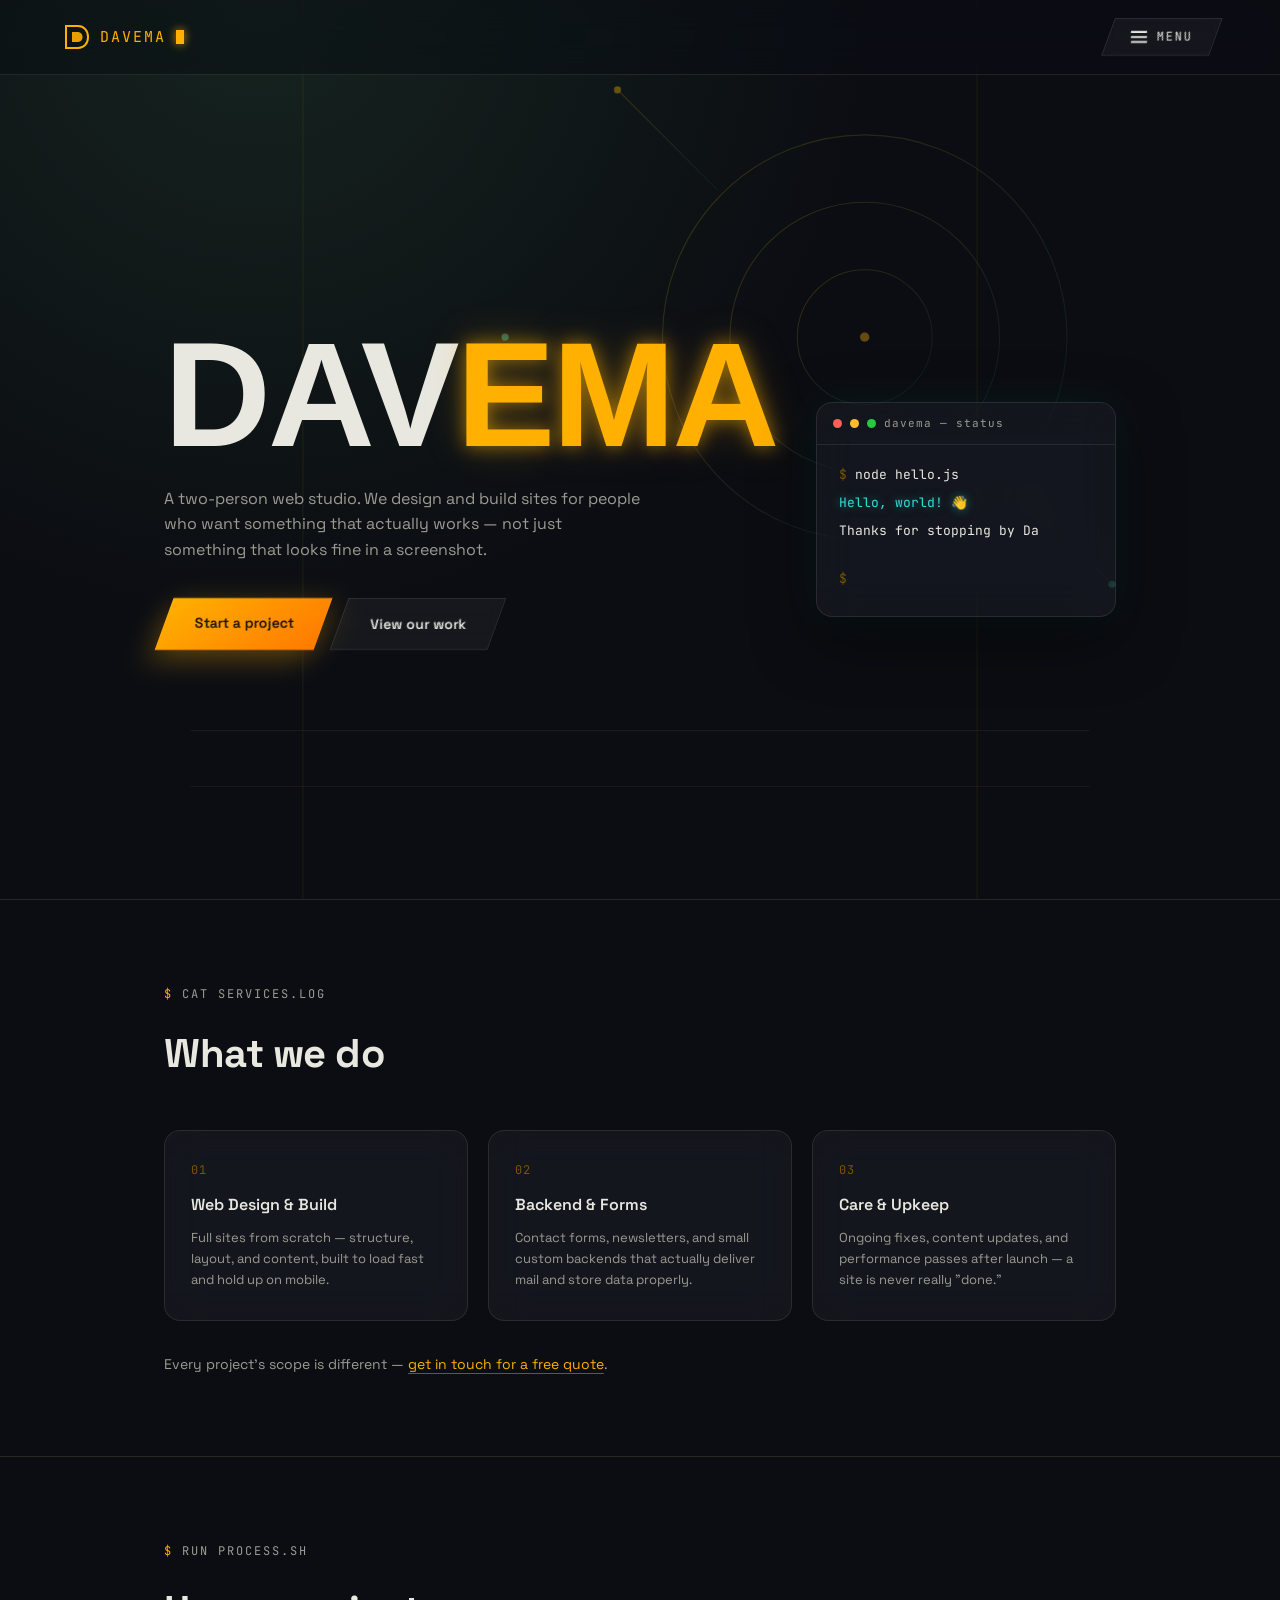
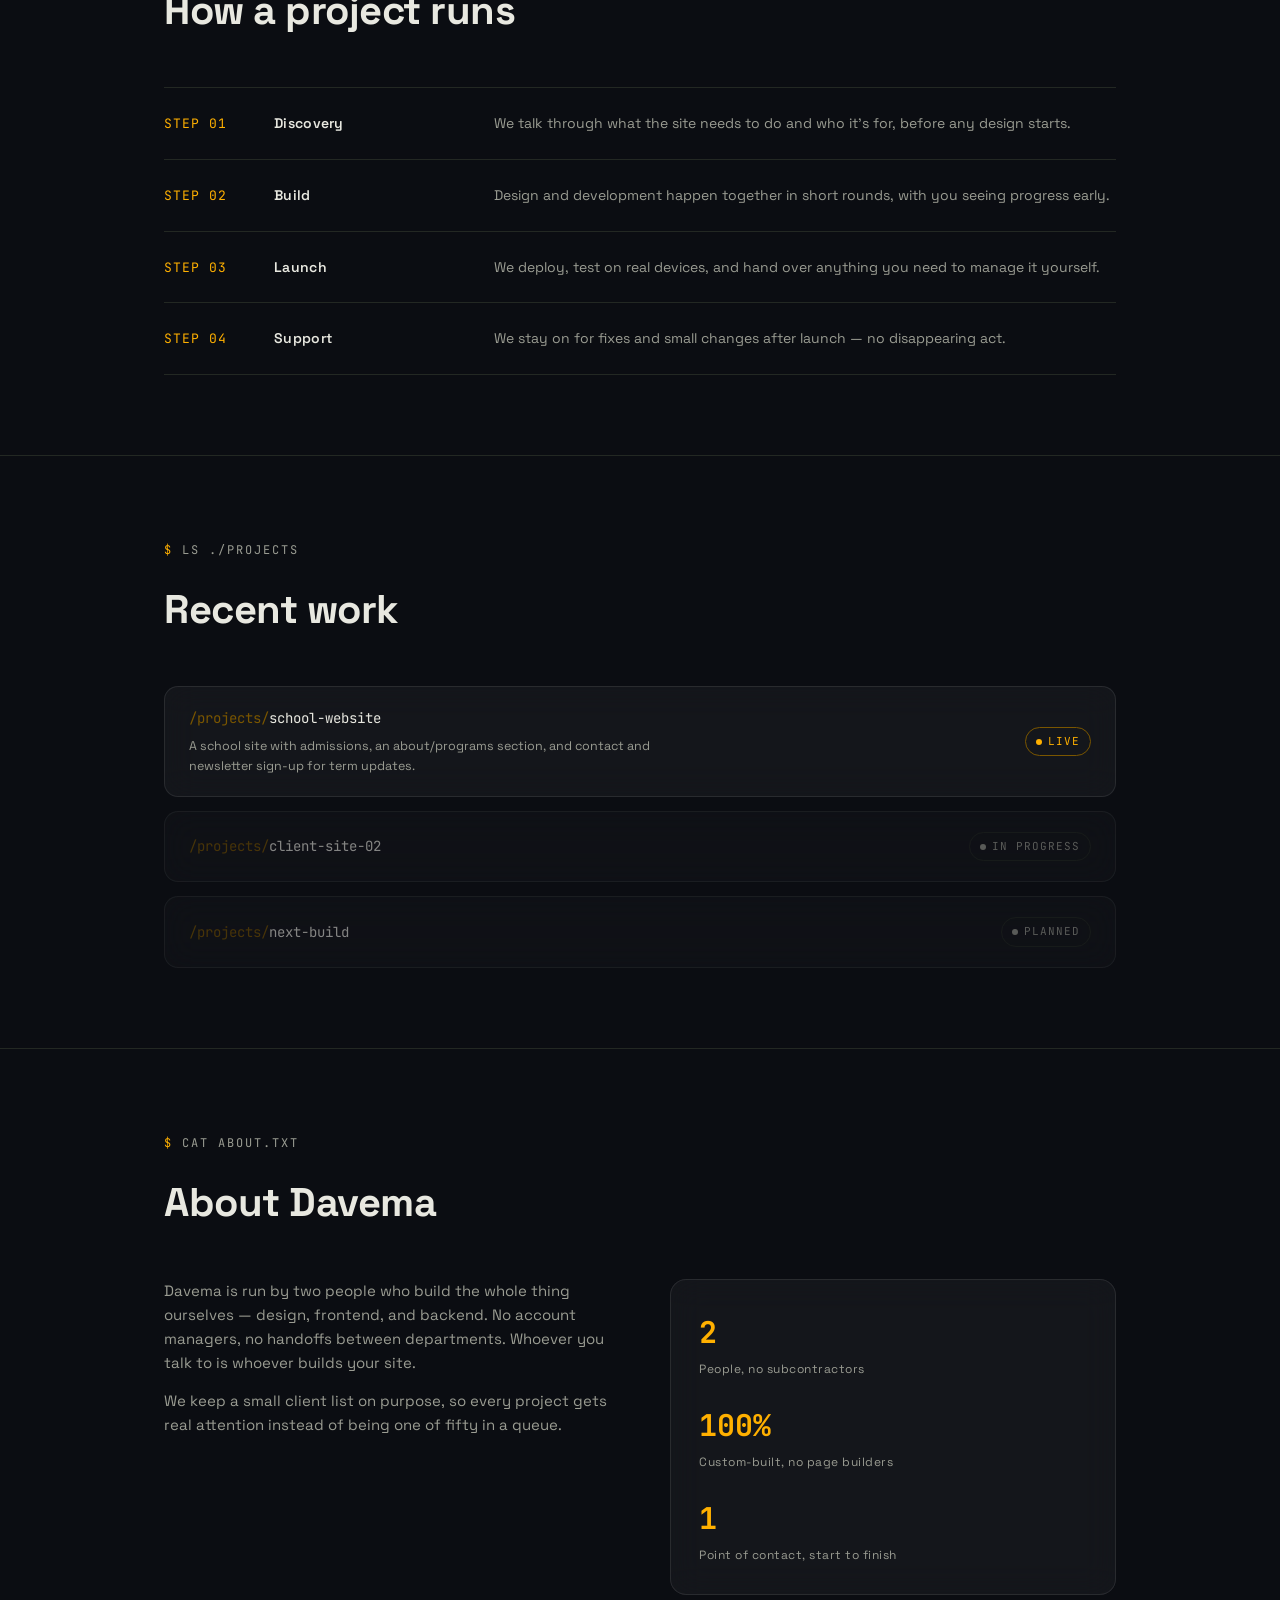
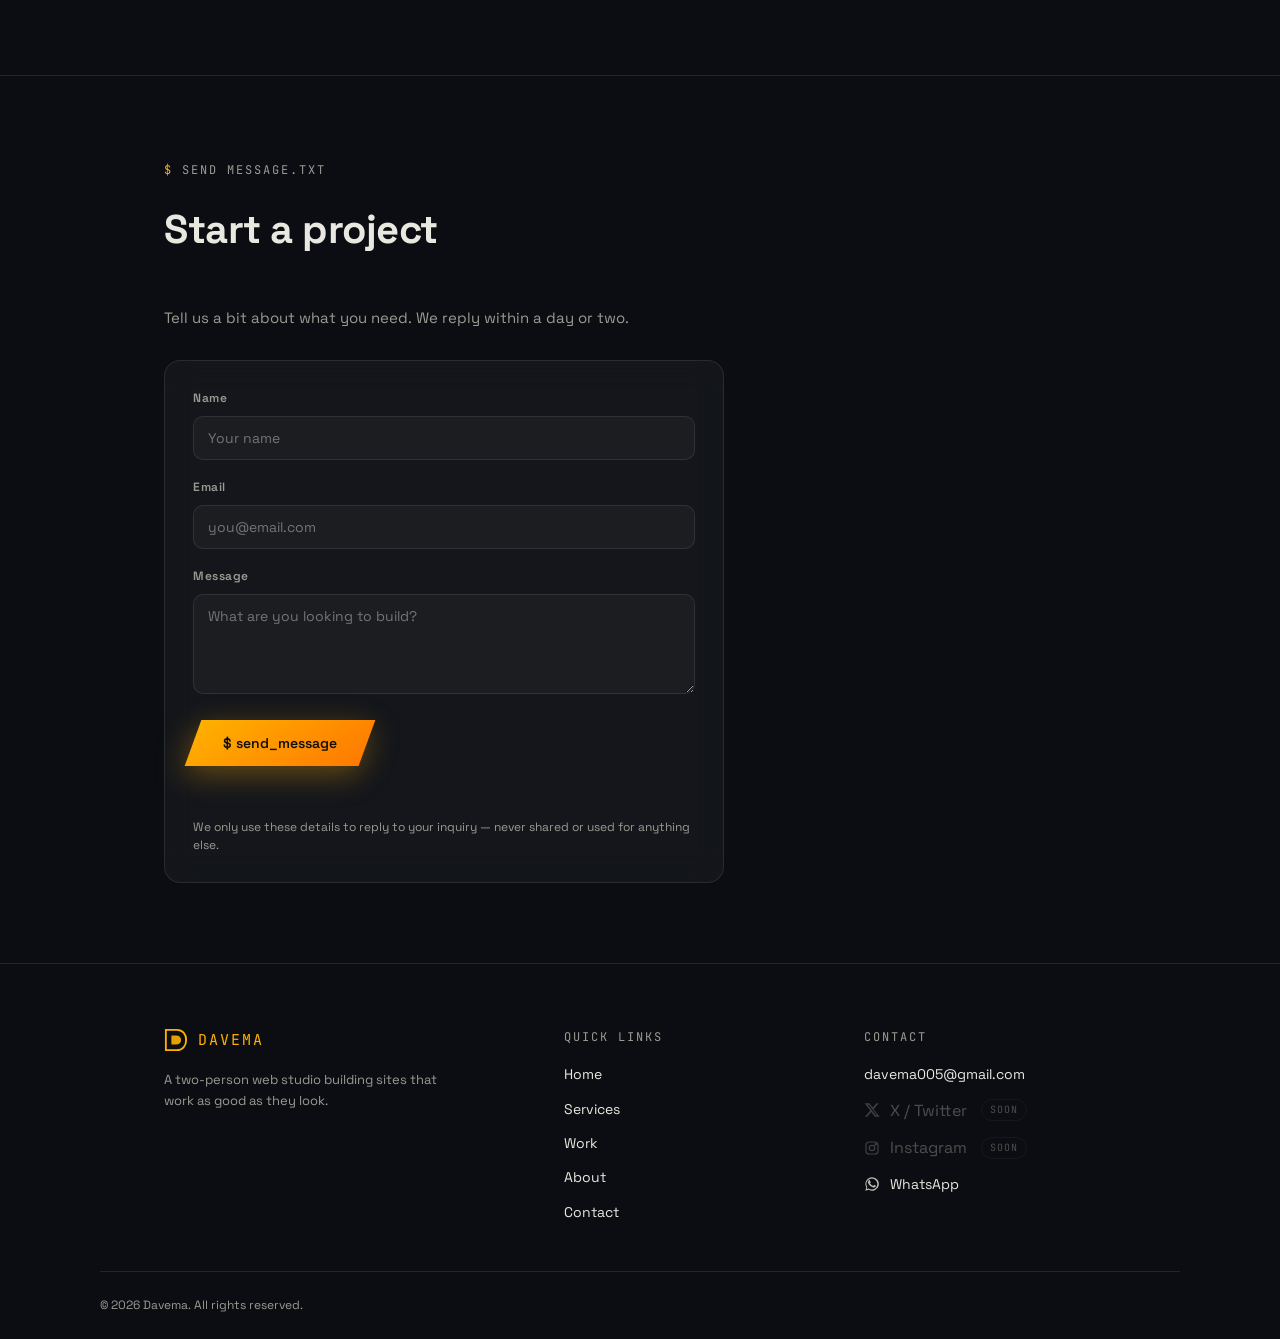
<file: index.html>
<!DOCTYPE html>
<html lang="en">
<head>
<meta charset="UTF-8">
<meta name="viewport" content="width=device-width, initial-scale=1">
<title>DAVEMA — Web Systems</title>
<meta name="description" content="A two-person web studio. We design and build sites for people who want something that actually works — not just something that looks fine in a screenshot.">

<meta property="og:type" content="website">
<meta property="og:title" content="DAVEMA — Web Systems">
<meta property="og:description" content="A two-person web studio. We design and build sites for people who want something that actually works — not just something that looks fine in a screenshot.">
<meta property="og:image" content="https://davema-web.vercel.app/og-image.png">
<meta property="og:url" content="https://davema-web.vercel.app/">

<meta name="twitter:card" content="summary_large_image">
<meta name="twitter:title" content="DAVEMA — Web Systems">
<meta name="twitter:description" content="A two-person web studio. We design and build sites for people who want something that actually works — not just something that looks fine in a screenshot.">
<meta name="twitter:image" content="https://davema-web.vercel.app/og-image.png">

<link rel="icon" href="favicon.ico" sizes="any">
<link rel="icon" href="favicon.svg" type="image/svg+xml">
<link rel="apple-touch-icon" href="apple-touch-icon.png">

<link rel="preconnect" href="https://fonts.googleapis.com">
<link rel="preconnect" href="https://fonts.gstatic.com" crossorigin>
<link href="https://fonts.googleapis.com/css2?family=JetBrains+Mono:wght@400;500;600;700&family=Space+Grotesk:wght@400;500;600;700&display=swap" rel="stylesheet">
<link rel="stylesheet" href="styles.css">
</head>
<body>

<div id="scroll-progress"></div>
<div id="cursor-glow"></div>

<nav>
  <div class="logo">
    <span class="mark">
      <svg width="26" height="26" viewBox="0 0 26 26" fill="none">
        <path d="M2 2 L2 24 L14 24 C20 24 24 19.5 24 13 C24 6.5 20 2 14 2 Z" stroke="#ffb000" stroke-width="2" fill="none"/>
        <path d="M8 8 L8 18 L13 18 C16.5 18 18.5 16 18.5 13 C18.5 10 16.5 8 13 8 Z" fill="#ffb000" opacity="0.9"/>
      </svg>
    </span>
    DAVEMA<span class="cursor"></span>
  </div>
  <button class="menu-toggle" id="menuToggle">
    <span class="skew-content">
      <span class="bars"><span></span><span></span><span></span></span>
      Menu
    </span>
  </button>
</nav>

<div class="overlay" id="overlay">
  <div class="overlay-top">
    <div class="logo">
      <span class="mark">
        <svg width="22" height="22" viewBox="0 0 26 26" fill="none">
          <path d="M2 2 L2 24 L14 24 C20 24 24 19.5 24 13 C24 6.5 20 2 14 2 Z" stroke="#ffb000" stroke-width="2" fill="none"/>
          <path d="M8 8 L8 18 L13 18 C16.5 18 18.5 16 18.5 13 C18.5 10 16.5 8 13 8 Z" fill="#ffb000" opacity="0.9"/>
        </svg>
      </span>
      DAVEMA
    </div>
    <button class="overlay-close" id="overlayClose">✕</button>
  </div>

  <ul class="overlay-links">
    <li><a href="#home"><span class="idx">01</span><span class="label">Home</span></a></li>
    <li><a href="#services"><span class="idx">02</span><span class="label">Services</span></a></li>
    <li><a href="#work"><span class="idx">03</span><span class="label">Work</span></a></li>
    <li><a href="#about"><span class="idx">04</span><span class="label">About</span></a></li>
    <li><a href="#contact"><span class="idx">05</span><span class="label">Contact</span></a></li>
  </ul>

  <div class="overlay-bottom">
    <div class="col">
      <span class="label">Email</span>
      <a class="email" href="mailto:davema005@gmail.com">davema005@gmail.com</a>
    </div>
    <div class="col">
      <span class="label">Socials</span>
      <span class="social-link is-disabled"><svg viewBox="0 0 24 24" width="16" height="16" fill="currentColor"><path d="M18.9 2H22l-7.6 8.7L23.3 22h-6.9l-5.4-7-6.2 7H1.4l8.1-9.3L1 2h7l4.9 6.4L18.9 2Zm-1.2 18h1.9L7.4 4H5.4l12.3 16Z"/></svg>X / Twitter</span>
      <span class="social-link is-disabled"><svg viewBox="0 0 24 24" width="16" height="16" fill="none" stroke="currentColor" stroke-width="1.8"><rect x="3" y="3" width="18" height="18" rx="5"/><circle cx="12" cy="12" r="4"/><circle cx="17.5" cy="6.5" r="1"/></svg>Instagram</span>
      <a href="https://wa.me/2348135521394" target="_blank" rel="noopener" class="social-link"><svg viewBox="0 0 24 24" width="16" height="16" fill="currentColor"><path d="M17.5 14.4c-.3-.1-1.7-.8-2-.9-.3-.1-.5-.1-.7.1-.2.3-.7.9-.9 1.1-.2.2-.3.2-.6.1-.3-.1-1.3-.5-2.4-1.5-.9-.8-1.5-1.8-1.7-2.1-.2-.3 0-.5.1-.6.1-.1.3-.3.4-.5.1-.1.2-.3.3-.4.1-.2 0-.4 0-.5s-.7-1.6-.9-2.2c-.2-.5-.5-.5-.7-.5h-.6c-.2 0-.5.1-.8.4-.3.3-1 1-1 2.4s1 2.8 1.2 3c.1.2 2 3.1 4.9 4.3.7.3 1.2.5 1.6.6.7.2 1.3.2 1.8.1.5-.1 1.7-.7 2-1.4.2-.6.2-1.2.2-1.3-.1-.1-.3-.2-.6-.3ZM12 2a10 10 0 0 0-8.6 15L2 22l5.2-1.4A10 10 0 1 0 12 2Zm0 18.2c-1.6 0-3.1-.4-4.4-1.2l-.3-.2-3.1.8.8-3-.2-.3A8.2 8.2 0 1 1 12 20.2Z"/></svg>WhatsApp</a>
    </div>
  </div>
</div>

<section class="hero" id="home">
  <div class="hero-bg-wrap">
  <svg class="hero-bg" viewBox="0 0 800 800" xmlns="http://www.w3.org/2000/svg">
    <defs>
      <linearGradient id="g1" x1="0" y1="0" x2="1" y2="1">
        <stop offset="0%" stop-color="#ffb000" stop-opacity="0.5"/>
        <stop offset="100%" stop-color="#34e0d8" stop-opacity="0.15"/>
      </linearGradient>
    </defs>
    <g stroke="url(#g1)" stroke-width="1" fill="none" opacity="0.7">
      <circle cx="600" cy="300" r="60"/>
      <circle cx="600" cy="300" r="120"/>
      <circle cx="600" cy="300" r="180"/>
      <line x1="600" y1="120" x2="600" y2="0"/>
      <line x1="600" y1="480" x2="600" y2="620"/>
      <line x1="420" y1="300" x2="280" y2="300"/>
      <line x1="780" y1="300" x2="820" y2="300"/>
      <line x1="470" y1="170" x2="380" y2="80"/>
      <line x1="730" y1="430" x2="820" y2="520"/>
      <circle cx="600" cy="300" r="4" fill="#ffb000" opacity="1"/>
      <circle cx="280" cy="300" r="3" fill="#34e0d8" opacity="1"/>
      <circle cx="380" cy="80" r="3" fill="#ffb000" opacity="1"/>
      <circle cx="820" cy="520" r="3" fill="#34e0d8" opacity="1"/>
    </g>
    <g stroke="#ffb000" stroke-width="0.6" opacity="0.25">
      <path d="M0 700 L800 700"/>
      <path d="M0 650 L800 650"/>
      <path d="M100 0 L100 800"/>
      <path d="M700 0 L700 800"/>
    </g>
  </svg>
  </div>

  <div class="hero-inner">
    <div>
      <div class="hero-name">DAV<span class="glow">EMA</span></div>
      <p>A two-person web studio. We design and build sites for people who want something that actually works — not just something that looks fine in a screenshot.</p>
      <div class="hero-actions">
        <a href="#contact" class="btn-primary"><span>Start a project</span></a>
        <a href="#work" class="btn-secondary"><span>View our work</span></a>
      </div>
    </div>

    <div class="hero-visual">
      <div class="terminal">
        <div class="terminal-head">
          <span class="dot2 red"></span><span class="dot2 yellow"></span><span class="dot2 green"></span>
          <span>davema — status</span>
        </div>
        <div class="terminal-body" id="terminalBody">
          <div class="l"><span class="prompt">$</span> <span class="type-target" data-text="node hello.js"></span></div>
          <div class="l"><span class="ok type-target" data-text="Hello, world! 👋"></span></div>
          <div class="l"><span class="type-target" data-text="Thanks for stopping by Davema."></span></div>
          <div class="l"><span class="type-target" data-text="Let's build something together."></span></div>
          <div class="l"><span class="prompt">$</span> <span class="type-cursor" id="typeCursor"></span></div>
        </div>
      </div>
    </div>
  </div>
</section>

<section id="services">
  <div class="wrap section-inner">
    <span class="tag reveal">cat services.log</span>
    <h2 class="reveal">What we do</h2>
    <div class="services-grid">
      <div class="service stagger-item">
        <div class="idx">01</div>
        <h3>Web Design &amp; Build</h3>
        <p>Full sites from scratch — structure, layout, and content, built to load fast and hold up on mobile.</p>
      </div>
      <div class="service stagger-item">
        <div class="idx">02</div>
        <h3>Backend &amp; Forms</h3>
        <p>Contact forms, newsletters, and small custom backends that actually deliver mail and store data properly.</p>
      </div>
      <div class="service stagger-item">
        <div class="idx">03</div>
        <h3>Care &amp; Upkeep</h3>
        <p>Ongoing fixes, content updates, and performance passes after launch — a site is never really "done."</p>
      </div>
    </div>
    <p class="pricing-note reveal">Every project's scope is different — <a href="#contact">get in touch for a free quote</a>.</p>
  </div>
</section>

<section id="process">
  <div class="wrap section-inner">
    <span class="tag reveal">run process.sh</span>
    <h2 class="reveal">How a project runs</h2>
    <ul class="process-list">
      <li class="process-item stagger-item"><span class="step">STEP 01</span><span class="name">Discovery</span><span class="desc">We talk through what the site needs to do and who it's for, before any design starts.</span></li>
      <li class="process-item stagger-item"><span class="step">STEP 02</span><span class="name">Build</span><span class="desc">Design and development happen together in short rounds, with you seeing progress early.</span></li>
      <li class="process-item stagger-item"><span class="step">STEP 03</span><span class="name">Launch</span><span class="desc">We deploy, test on real devices, and hand over anything you need to manage it yourself.</span></li>
      <li class="process-item stagger-item"><span class="step">STEP 04</span><span class="name">Support</span><span class="desc">We stay on for fixes and small changes after launch — no disappearing act.</span></li>
    </ul>
  </div>
</section>

<section id="work">
  <div class="wrap section-inner">
    <span class="tag reveal">ls ./projects</span>
    <h2 class="reveal">Recent work</h2>
    <div class="work-list">
      <a class="work-item stagger-item" href="https://jarspokschools.com.ng" target="_blank" rel="noopener">
        <span class="work-item-text">
          <span class="path"><span class="dir">/projects/</span>school-website</span>
          <span class="work-blurb">A school site with admissions, an about/programs section, and contact and newsletter sign-up for term updates.</span>
        </span>
        <span class="status">Live</span>
      </a>
      <div class="work-item stagger-item is-pending"><span class="path"><span class="dir">/projects/</span>client-site-02</span><span class="status">In progress</span></div>
      <div class="work-item stagger-item is-pending"><span class="path"><span class="dir">/projects/</span>next-build</span><span class="status">Planned</span></div>
    </div>
  </div>
</section>

<section id="about">
  <div class="wrap section-inner">
    <span class="tag reveal">cat about.txt</span>
    <h2 class="reveal">About Davema</h2>
    <div class="about-inner">
      <div class="reveal">
        <p>Davema is run by two people who build the whole thing ourselves — design, frontend, and backend. No account managers, no handoffs between departments. Whoever you talk to is whoever builds your site.</p>
        <p>We keep a small client list on purpose, so every project gets real attention instead of being one of fifty in a queue.</p>
      </div>
      <div class="about-stats reveal">
        <div class="stat stagger-item"><div class="num">2</div><div class="label">People, no subcontractors</div></div>
        <div class="stat stagger-item"><div class="num">100%</div><div class="label">Custom-built, no page builders</div></div>
        <div class="stat stagger-item"><div class="num">1</div><div class="label">Point of contact, start to finish</div></div>
      </div>
    </div>
  </div>
</section>

<section id="contact">
  <div class="wrap section-inner">
    <span class="tag reveal">send message.txt</span>
    <h2 class="reveal">Start a project</h2>
    <div class="contact-inner reveal">
      <p style="color:var(--muted); font-size:15px;">Tell us a bit about what you need. We reply within a day or two.</p>
<form id="contactForm">
  <input type="checkbox" name="botcheck" id="botcheck" style="display: none;" tabindex="-1" autocomplete="off">

  <div class="field">
    <label for="form-name">Name</label>
    <input type="text" id="form-name" name="name" required placeholder="Your name" />
  </div>
  
  <div class="field">
    <label for="form-email">Email</label>
    <input type="email" id="form-email" name="email" required placeholder="you@email.com" />
  </div>
  
  <div class="field">
    <label for="form-msg">Message</label>
    <textarea id="form-msg" name="message" required placeholder="What are you looking to build?"></textarea>
  </div>
  
  <button type="submit" class="btn-primary" style="align-self: flex-start;">
    <span id="submitBtnText">$ send_message</span>
  </button>

  <p id="formStatus" class="form-status" role="status"></p>
  <p class="privacy-note">We only use these details to reply to your inquiry — never shared or used for anything else.</p>
</form>

    </div>
  </div>
</section>

<footer>
  <div class="wrap footer-top">
    <div class="footer-col footer-brand">
      <div class="logo">
        <span class="mark">
          <svg width="24" height="24" viewBox="0 0 26 26" fill="none">
            <path d="M2 2 L2 24 L14 24 C20 24 24 19.5 24 13 C24 6.5 20 2 14 2 Z" stroke="#ffb000" stroke-width="2" fill="none"/>
            <path d="M8 8 L8 18 L13 18 C16.5 18 18.5 16 18.5 13 C18.5 10 16.5 8 13 8 Z" fill="#ffb000" opacity="0.9"/>
          </svg>
        </span>
        DAVEMA
      </div>
      <p>A two-person web studio building sites that work as good as they look.</p>
    </div>

    <div class="footer-col">
      <span class="footer-heading">Quick Links</span>
      <a href="#home">Home</a>
      <a href="#services">Services</a>
      <a href="#work">Work</a>
      <a href="#about">About</a>
      <a href="#contact">Contact</a>
    </div>

    <div class="footer-col">
      <span class="footer-heading">Contact</span>
      <a class="email" href="mailto:davema005@gmail.com">davema005@gmail.com</a>
      <span class="social-link is-disabled"><svg viewBox="0 0 24 24" width="16" height="16" fill="currentColor"><path d="M18.9 2H22l-7.6 8.7L23.3 22h-6.9l-5.4-7-6.2 7H1.4l8.1-9.3L1 2h7l4.9 6.4L18.9 2Zm-1.2 18h1.9L7.4 4H5.4l12.3 16Z"/></svg>X / Twitter</span>
      <span class="social-link is-disabled"><svg viewBox="0 0 24 24" width="16" height="16" fill="none" stroke="currentColor" stroke-width="1.8"><rect x="3" y="3" width="18" height="18" rx="5"/><circle cx="12" cy="12" r="4"/><circle cx="17.5" cy="6.5" r="1"/></svg>Instagram</span>
      <a href="https://wa.me/2348135521394" target="_blank" rel="noopener" class="social-link"><svg viewBox="0 0 24 24" width="16" height="16" fill="currentColor"><path d="M17.5 14.4c-.3-.1-1.7-.8-2-.9-.3-.1-.5-.1-.7.1-.2.3-.7.9-.9 1.1-.2.2-.3.2-.6.1-.3-.1-1.3-.5-2.4-1.5-.9-.8-1.5-1.8-1.7-2.1-.2-.3 0-.5.1-.6.1-.1.3-.3.4-.5.1-.1.2-.3.3-.4.1-.2 0-.4 0-.5s-.7-1.6-.9-2.2c-.2-.5-.5-.5-.7-.5h-.6c-.2 0-.5.1-.8.4-.3.3-1 1-1 2.4s1 2.8 1.2 3c.1.2 2 3.1 4.9 4.3.7.3 1.2.5 1.6.6.7.2 1.3.2 1.8.1.5-.1 1.7-.7 2-1.4.2-.6.2-1.2.2-1.3-.1-.1-.3-.2-.6-.3ZM12 2a10 10 0 0 0-8.6 15L2 22l5.2-1.4A10 10 0 1 0 12 2Zm0 18.2c-1.6 0-3.1-.4-4.4-1.2l-.3-.2-3.1.8.8-3-.2-.3A8.2 8.2 0 1 1 12 20.2Z"/></svg>WhatsApp</a>
    </div>
  </div>

  <div class="wrap footer-inner">
    <span>© 2026 Davema. All rights reserved.</span>
  </div>
</footer>

<script src="script.js"></script>

</body>
</html>
</file>
<file: styles.css>
:root{
    --bg: #0b0d12;
    --bg-grad: radial-gradient(circle at 20% 0%, #16241f 0%, #0b0d12 45%), radial-gradient(circle at 85% 15%, #1a1230 0%, transparent 40%);
    --panel: rgba(255,255,255,0.04);
    --panel-border: rgba(255,255,255,0.09);
    --line: #232823;
    --amber: #ffb000;
    --amber-dim: #7a5600;
    --cyan: #34e0d8;
    --text: #e8e8e0;
    --muted: #9a9c92;
    --mono: 'JetBrains Mono', ui-monospace, 'SFMono-Regular', Menlo, Consolas, 'Liberation Mono', monospace;
    --sans: 'Space Grotesk', -apple-system, BlinkMacSystemFont, 'Segoe UI', Roboto, Helvetica, Arial, sans-serif;
  }

  *{box-sizing:border-box; margin:0; padding:0;}
  html{scroll-behavior:smooth;}

  body{
    background: var(--bg-grad), var(--bg);
    background-attachment: fixed;
    color: var(--text);
    font-family: var(--sans);
    line-height:1.6;
  }

  a{color:inherit;}
  ::selection{ background: var(--amber); color: var(--bg); }
  :focus-visible{ outline: 2px solid var(--amber); outline-offset: 2px; }

  /* ---------- SCROLL PROGRESS ---------- */
  #scroll-progress{
    position: fixed; top:0; left:0; height:2px; width:0%;
    background: linear-gradient(90deg, var(--amber), var(--cyan));
    box-shadow: 0 0 10px rgba(255,176,0,0.6);
    z-index: 50;
    transition: width 0.05s linear;
  }

  /* ---------- SCROLL REVEALS ---------- */
  .reveal{
    opacity: 0;
    transform: translateY(28px);
    transition: opacity 0.7s cubic-bezier(0.16,1,0.3,1), transform 0.7s cubic-bezier(0.16,1,0.3,1);
  }
  .reveal.is-visible{
    opacity: 1;
    transform: translateY(0);
  }

  /* staggered items inside a revealed group get their transition delay set inline via JS */
  .stagger-item{
    opacity: 0;
    transform: translateY(24px);
    transition: opacity 0.6s cubic-bezier(0.16,1,0.3,1), transform 0.6s cubic-bezier(0.16,1,0.3,1);
  }
  .stagger-item.is-visible{
    opacity: 1;
    transform: translateY(0);
  }

  @media (prefers-reduced-motion: reduce){
    html{ scroll-behavior: auto; }
    .reveal, .stagger-item{
      opacity: 1 !important;
      transform: none !important;
      transition: none !important;
    }
    #scroll-progress{ display:none; }
    .hero-bg-wrap{ transform: none !important; }
    .hero-bg{ animation: none !important; }
  }

  /* ---------- CURSOR GLOW ---------- */
  #cursor-glow{
    position: fixed;
    top:0; left:0;
    width: 420px; height: 420px;
    margin-left: -210px; margin-top: -210px;
    border-radius: 50%;
    background: radial-gradient(circle, rgba(255,176,0,0.10) 0%, rgba(52,224,216,0.05) 45%, transparent 70%);
    pointer-events: none;
    z-index: 1;
    opacity: 0;
    transition: opacity 0.3s ease;
    will-change: transform;
  }
  #cursor-glow.is-active{ opacity: 1; }

  @media (hover: none), (pointer: coarse){
    #cursor-glow{ display: none; }
  }

  .wrap{ max-width: 1080px; margin:0 auto; padding: 0 clamp(40px, 10vw, 64px); }
  .mono{ font-family: var(--mono); }

  .glow{ text-shadow: 0 0 18px rgba(255,176,0,0.55), 0 0 40px rgba(255,176,0,0.25); }
  .glow-cyan{ text-shadow: 0 0 16px rgba(52,224,216,0.55), 0 0 36px rgba(52,224,216,0.2); }

  /* ---------- LOGO MARK ---------- */
  .mark{ display:flex; align-items:center; justify-content:center; }
  .mark svg{ display:block; }

  /* ---------- GLASS NAV ---------- */
  nav{
    position: fixed; top:0; left:0; right:0; z-index: 30;
    display:flex; align-items:center; justify-content:space-between;
    padding: 18px clamp(40px, 10vw, 64px);
    background: rgba(11,13,18,0.5);
    backdrop-filter: blur(16px) saturate(140%);
    -webkit-backdrop-filter: blur(16px) saturate(140%);
    border-bottom: 1px solid var(--panel-border);
  }
  .logo{
    font-family: var(--mono);
    font-size: 15px; letter-spacing: 2px; color: var(--amber);
    display:flex; align-items:center; gap:10px;
  }
  .logo .bracket{ color: var(--amber-dim); }
  .cursor{
    display:inline-block; width:8px; height:14px; background:var(--amber);
    box-shadow: 0 0 10px rgba(255,176,0,0.8);
    animation: blink 1s steps(1) infinite;
  }
  @keyframes blink{ 50%{opacity:0;} }

  .menu-toggle{
    background: var(--panel); border:1px solid var(--panel-border); color:var(--text);
    font-family: var(--mono); font-size:12px; letter-spacing:2px; text-transform:uppercase;
    padding:10px 22px; cursor:pointer;
    backdrop-filter: blur(10px);
    transform: skewX(-20deg);
    transition: border-color 0.15s ease, color 0.15s ease;
  }
  .menu-toggle:hover{ border-color: var(--amber); color:var(--amber); }
  .menu-toggle .skew-content{ display:flex; align-items:center; gap:10px; transform: skewX(20deg); }
  .menu-toggle .bars{ display:flex; flex-direction:column; gap:3px; }
  .menu-toggle .bars span{ width:16px; height:2px; background: currentColor; display:block; }

  /* ---------- FULL SCREEN MENU ---------- */
  .overlay{
    position: fixed; inset:0; z-index: 40;
    background: rgba(8,9,12,0.92);
    backdrop-filter: blur(24px) saturate(140%);
    -webkit-backdrop-filter: blur(24px) saturate(140%);
    display:flex; flex-direction:column; justify-content:space-between;
    padding: clamp(20px, 4vw, 40px) clamp(40px, 10vw, 64px);
    opacity:0; pointer-events:none;
    transition: opacity 0.3s ease;
  }
  .overlay.open{ opacity:1; pointer-events:auto; }
  .overlay-top{ display:flex; justify-content:space-between; align-items:center; }
  .overlay-close{
    background:none; border:1px solid var(--panel-border); color:var(--text);
    width:40px; height:40px; border-radius:50%; cursor:pointer; font-size:16px;
  }
  .overlay-close:hover{ border-color:var(--amber); color:var(--amber); }

  .overlay-links{ list-style:none; }
  .overlay-links li{ border-bottom: 1px solid var(--line); overflow: hidden; }
  .overlay-links a{
    display:flex; align-items:baseline; gap:0;
    text-decoration:none; color: var(--text); padding: 14px 0;
    position: relative;
  }
  .overlay-links a .idx{
    font-family: var(--mono); font-size: 16px; color: var(--amber);
    width:0; opacity:0; overflow:hidden; white-space:nowrap;
    transition: width 0.25s ease, opacity 0.2s ease, margin-right 0.25s ease;
  }
  .overlay-links a:hover .idx{ width: 34px; opacity:1; margin-right: 18px; }
  .overlay-links a .label{
    font-size: clamp(36px, 8vw, 72px); font-weight:700; letter-spacing:-1px;
    transition: color 0.2s ease, transform 0.2s ease;
  }
  .overlay-links a:hover .label{ color: var(--amber); transform: translateX(4px); }
  .overlay-links a::after{
    content:""; position:absolute; left:0; bottom:8px; height:2px; width:0;
    background: var(--amber); transition: width 0.3s ease;
  }
  .overlay-links a:hover::after{ width: 100%; }

  .overlay-bottom{ display:flex; justify-content:space-between; flex-wrap:wrap; gap:24px; }
  .overlay-bottom .col span.label{ font-family:var(--mono); font-size:11px; letter-spacing:2px; color:var(--muted); text-transform:uppercase; }
  .overlay-bottom .col a{ display:block; text-decoration:none; color:var(--text); font-size:15px; margin-top:8px; }
  .overlay-bottom .col a.email{ color: var(--amber); font-weight:600; }
  .overlay-bottom .col a:hover{ color: var(--cyan); }

  /* ---------- HERO (full bleed, big name) ---------- */
  .hero{
    min-height: 100vh;
    display:flex; align-items:center;
    position:relative;
    overflow:hidden;
    border-bottom: 1px solid var(--line);
    padding-top: 80px;
  }
  .hero-bg-wrap{ position:absolute; inset:0; z-index:0; opacity:0.55; will-change: transform; }
  .hero-bg{ width:100%; height:100%; animation: heroDrift 16s ease-in-out infinite; transform-origin: 60% 38%; }

  @keyframes heroDrift{
    0%   { transform: translate(0, 0) scale(1); }
    25%  { transform: translate(6px, -8px) scale(1.015); }
    50%  { transform: translate(-4px, 6px) scale(1); }
    75%  { transform: translate(4px, 4px) scale(0.99); }
    100% { transform: translate(0, 0) scale(1); }
  }
  .hero-inner{
    position:relative; z-index:1;
    max-width: 1080px; margin:0 auto; padding: 0 clamp(40px, 10vw, 64px);
    width:100%;
    display:grid; grid-template-columns: 1.2fr 1fr; gap: 40px; align-items:center;
  }
  .hero-name{
    font-family: -apple-system, BlinkMacSystemFont, 'Segoe UI', Roboto, Helvetica, Arial, sans-serif;
    font-size: clamp(72px, 16vw, 148px);
    font-weight: 800; letter-spacing: -3px; line-height:0.9;
    color: var(--text);
  }
  .hero-name span{ color: var(--amber); }
  .hero p{ margin-top:24px; max-width: 480px; color: var(--muted); font-size:16px; }
  .hero-actions{ margin-top:36px; display:flex; gap:16px; flex-wrap:wrap; }
  .btn-primary{
    font-family:var(--sans); font-weight:600; font-size:14px;
    background: linear-gradient(135deg, var(--amber), #ff7a00); color: #14100a; border:none;
    padding:14px 30px; cursor:pointer;
    box-shadow: 0 8px 30px rgba(255,176,0,0.35);
    transform: skewX(-20deg);
    transition: transform 0.15s ease;
    display:inline-block; text-decoration:none;
  }
  .btn-primary:hover{ transform: skewX(-20deg) translateY(-3px) scale(1.02); }
  .btn-primary span{ display:inline-block; transform: skewX(20deg); }
  .btn-secondary{
    font-family:var(--sans); font-weight:600; font-size:14px;
    background: var(--panel); color:var(--text); border:1px solid var(--panel-border);
    padding:14px 30px; cursor:pointer;
    backdrop-filter: blur(10px);
    transform: skewX(-20deg);
    transition: border-color 0.15s ease, color 0.15s ease;
    display:inline-block; text-decoration:none;
  }
  .btn-secondary:hover{ border-color: var(--amber); color:var(--amber); }
  .btn-secondary span{ display:inline-block; transform: skewX(20deg); }

  @media (max-width: 860px){
    .hero-inner{ grid-template-columns: 1fr; }
  }

  @media (max-width: 640px){
    nav{ padding-left: 18px; padding-right: 18px; }
  }

  section:not(.hero){ border-bottom: 1px solid var(--line); position:relative; }
  .section-inner{ padding-top: 80px; padding-bottom: 80px; }
  .tag{
    display:inline-block; font-family: var(--mono); font-size:12px; letter-spacing:2px; color:var(--muted);
    text-transform:uppercase; margin-bottom: 18px;
  }
  .tag::before{ content:"$ "; color:var(--amber); }

  h2{ font-size: clamp(30px, 4vw, 40px); letter-spacing:-0.5px; color:var(--text); margin-bottom: 44px; font-weight:700; }

  .terminal{
    margin-top: 40px;
    border:1px solid var(--panel-border);
    background: var(--panel);
    backdrop-filter: blur(20px) saturate(150%);
    -webkit-backdrop-filter: blur(20px) saturate(150%);
    max-width: 480px;
    border-radius: 16px;
    box-shadow: 0 20px 60px rgba(0,0,0,0.5), 0 0 40px rgba(52,224,216,0.08);
  }
  .terminal-head{
    display:flex; align-items:center; gap:8px; padding:12px 16px;
    border-bottom:1px solid var(--panel-border); font-size:11px; color:var(--muted); letter-spacing:1px;
    font-family: var(--mono);
  }
  .dot2{ width:9px; height:9px; border-radius:50%; background: var(--line); }
  .dot2.red{ background:#ff5f57; } .dot2.yellow{ background:#febc2e; } .dot2.green{ background:#28c840; }
  .terminal-body{ padding:20px 22px; font-size:13px; font-family: var(--mono); }
  .terminal-body .l{ margin-bottom:7px; min-height: 1em; }
  .terminal-body .prompt{ color: var(--amber-dim); }
  .terminal-body .ok{ color: var(--cyan); text-shadow: 0 0 10px rgba(52,224,216,0.5); }
  .type-cursor{
    display:inline-block; width:7px; height:13px; background: var(--amber);
    box-shadow: 0 0 8px rgba(255,176,0,0.7);
    vertical-align: middle;
    opacity: 0;
  }
  .type-cursor.is-active{ animation: blink 1s steps(1) infinite; opacity: 1; }

  /* ---------- SERVICES ---------- */
  .services-grid{ display:grid; grid-template-columns: repeat(3, 1fr); gap:20px; }
  .service{
    background: var(--panel); border: 1px solid var(--panel-border);
    backdrop-filter: blur(18px) saturate(140%); -webkit-backdrop-filter: blur(18px) saturate(140%);
    padding: 30px 26px; border-radius: 16px;
    transition: transform 0.25s ease, box-shadow 0.25s ease, border-color 0.25s ease;
  }
  .service:hover{ transform: translateY(-6px) rotateX(4deg); box-shadow: 0 20px 45px rgba(0,0,0,0.45); border-color: rgba(255,176,0,0.4); }
  .service .idx{ font-family: var(--mono); font-size:12px; color:var(--amber-dim); letter-spacing:1px; }
  .service h3{ margin-top:12px; font-size:16px; color:var(--text); font-weight:600; }
  .service p{ margin-top:10px; font-size:13px; color:var(--muted); }
  @media (max-width:760px){ .services-grid{ grid-template-columns:1fr; } }
  .pricing-note{ margin-top:32px; font-size:14px; color:var(--muted); }
  .pricing-note a{ color: var(--amber); text-decoration:none; border-bottom:1px solid var(--amber-dim); }
  .pricing-note a:hover{ border-color: var(--amber); }

  /* ---------- PROCESS ---------- */
  .process-list{ list-style:none; border-top:1px solid var(--line); }
  .process-item{
    display:grid; grid-template-columns: 90px 200px 1fr; gap: 20px;
    padding: 24px 0; border-bottom:1px solid var(--line); font-size:14px; align-items:baseline;
    transition: padding-left 0.25s ease, border-color 0.25s ease;
  }
  .process-item:hover{ padding-left: 12px; border-color: rgba(255,176,0,0.4); }
  .process-item:hover .name{ color: var(--amber); }
  .process-item .step{ color: var(--amber); letter-spacing:1px; font-family:var(--mono); font-size:13px; }
  .process-item .name{ letter-spacing:0.3px; color:var(--text); font-weight:600; transition: color 0.2s ease; }
  .process-item .desc{ color: var(--muted); }
  @media (max-width:640px){ .process-item{ grid-template-columns: 1fr; gap:6px; } }

  /* ---------- WORK ---------- */
  .work-list{ display:flex; flex-direction:column; gap:14px; }
  .work-item{
    display:flex; justify-content:space-between; align-items:center; padding: 20px 24px; font-size:14px;
    background: var(--panel); border:1px solid var(--panel-border); border-radius:14px;
    backdrop-filter: blur(16px); transition: transform 0.2s ease, border-color 0.2s ease, opacity 0.2s ease;
    text-decoration:none;
  }
  .work-item:hover{ transform: translateX(6px); border-color: rgba(52,224,216,0.4); }
  .work-item .path{ color:var(--text); font-family: var(--mono); }
  .work-item .path .dir{ color: var(--amber-dim); }
  .work-item-text{ display:flex; flex-direction:column; gap:6px; min-width:0; }
  .work-blurb{ font-family: var(--sans); font-size:12.5px; color: var(--muted); font-weight:400; max-width: 480px; }
  .work-item .status{ font-family: var(--mono); font-size:11px; letter-spacing:1px; color: var(--amber); text-transform:uppercase; border:1px solid var(--amber-dim); padding:5px 10px; border-radius:20px; display:inline-flex; align-items:center; gap:6px; flex-shrink:0; margin-left: 20px; }
  .work-item .status::before{ content:""; width:6px; height:6px; border-radius:50%; background: var(--amber); }

  .work-item.is-pending{ opacity: 0.55; }
  .work-item.is-pending:hover{ transform:none; border-color: var(--panel-border); }
  .work-item.is-pending .status{ color: var(--muted); border-color: var(--line); }
  .work-item.is-pending .status::before{ background: var(--muted); animation: statusPulse 1.8s ease-in-out infinite; }

  @media (max-width: 640px){
    .work-item{ flex-wrap: wrap; gap: 10px; }
    .work-item .status{ margin-left: 0; }
  }

  @keyframes statusPulse{
    0%, 100%{ opacity: 1; }
    50%{ opacity: 0.3; }
  }

  /* ---------- ABOUT ---------- */
  .about-inner{ display:grid; grid-template-columns: 1fr 1fr; gap: 60px; }
  .about-inner p{ color: var(--muted); font-size:15px; margin-bottom:14px; }
  .about-stats{ background: var(--panel); border:1px solid var(--panel-border); border-radius:16px; backdrop-filter: blur(16px); padding: 28px; }
  .stat{ margin-bottom: 22px; } .stat:last-child{ margin-bottom:0; }
  .stat .num{ font-size:30px; color:var(--amber); font-weight:700; font-family: var(--mono); }
  .stat .label{ font-size:12px; color:var(--muted); letter-spacing:0.5px; margin-top:4px; }
  @media (max-width:760px){ .about-inner{ grid-template-columns:1fr; } }

  /* ---------- CONTACT ---------- */
  .contact-inner{ max-width: 560px; }
  form{
    margin-top: 30px; display:flex; flex-direction:column; gap:18px;
    background: var(--panel); border:1px solid var(--panel-border); border-radius:16px;
    backdrop-filter: blur(16px); padding: 28px;
  }
  .field label{ display:block; font-size:12px; letter-spacing:0.5px; color:var(--muted); margin-bottom:8px; font-weight:600; }
  .field input, .field textarea{
    width:100%; background: rgba(255,255,255,0.03); border:1px solid var(--panel-border); color:var(--text);
    font-family: var(--sans); font-size:14px; padding:12px 14px; border-radius:10px;
  }
  .field input:focus, .field textarea:focus{ border-color: var(--amber); outline:none; }
  .field textarea{ resize:vertical; min-height:100px; }

  .form-status{ font-size:13px; font-family: var(--mono); min-height:16px; }
  .form-status.success{ color: var(--cyan); }
  .form-status.error{ color: #ff6b5f; }
  .privacy-note{ font-size:12px; color: var(--muted); line-height:1.5; }

  footer{ padding-top: 64px; }
  .footer-top{
    display:grid; grid-template-columns: 1.4fr 1fr 1fr; gap: 48px;
    padding-bottom: 48px; border-bottom: 1px solid var(--line);
  }
  .footer-col{ display:flex; flex-direction:column; gap: 12px; }
  .footer-brand p{ color: var(--muted); font-size:13px; max-width: 280px; margin-top: 6px; }
  .footer-heading{
    font-family: var(--mono); font-size:12px; letter-spacing:2px; text-transform:uppercase;
    color: var(--muted); margin-bottom: 4px;
  }
  .footer-col a{ font-size:14px; color: var(--text); text-decoration:none; width: fit-content; }
  .footer-col a:hover{ color: var(--amber); }
  @media (max-width:760px){ .footer-top{ grid-template-columns: 1fr; } }

  .footer-inner{ display:flex; justify-content:space-between; flex-wrap:wrap; gap:12px; font-size:12px; color:var(--muted); padding: 24px 0; }

  .social-link{ display:flex !important; align-items:center; gap:10px; color: var(--muted); }
  .social-link svg{ flex-shrink:0; opacity:0.8; }
  .social-link:hover{ color: var(--amber); }
  .social-link:hover svg{ opacity:1; }

  .social-link.is-disabled{ cursor:default; opacity:0.45; pointer-events:none; }
  .social-link.is-disabled::after{ content:"soon"; font-family: var(--mono); font-size:10px; letter-spacing:1px; text-transform:uppercase; border:1px solid var(--line); border-radius:20px; padding:2px 8px; margin-left:4px; }

  /* ---------- FIXED NAVIGATION OVERLAY STYLES ---------- */
.overlay.open {
  opacity: 1;
  pointer-events: auto;
}
</file>
